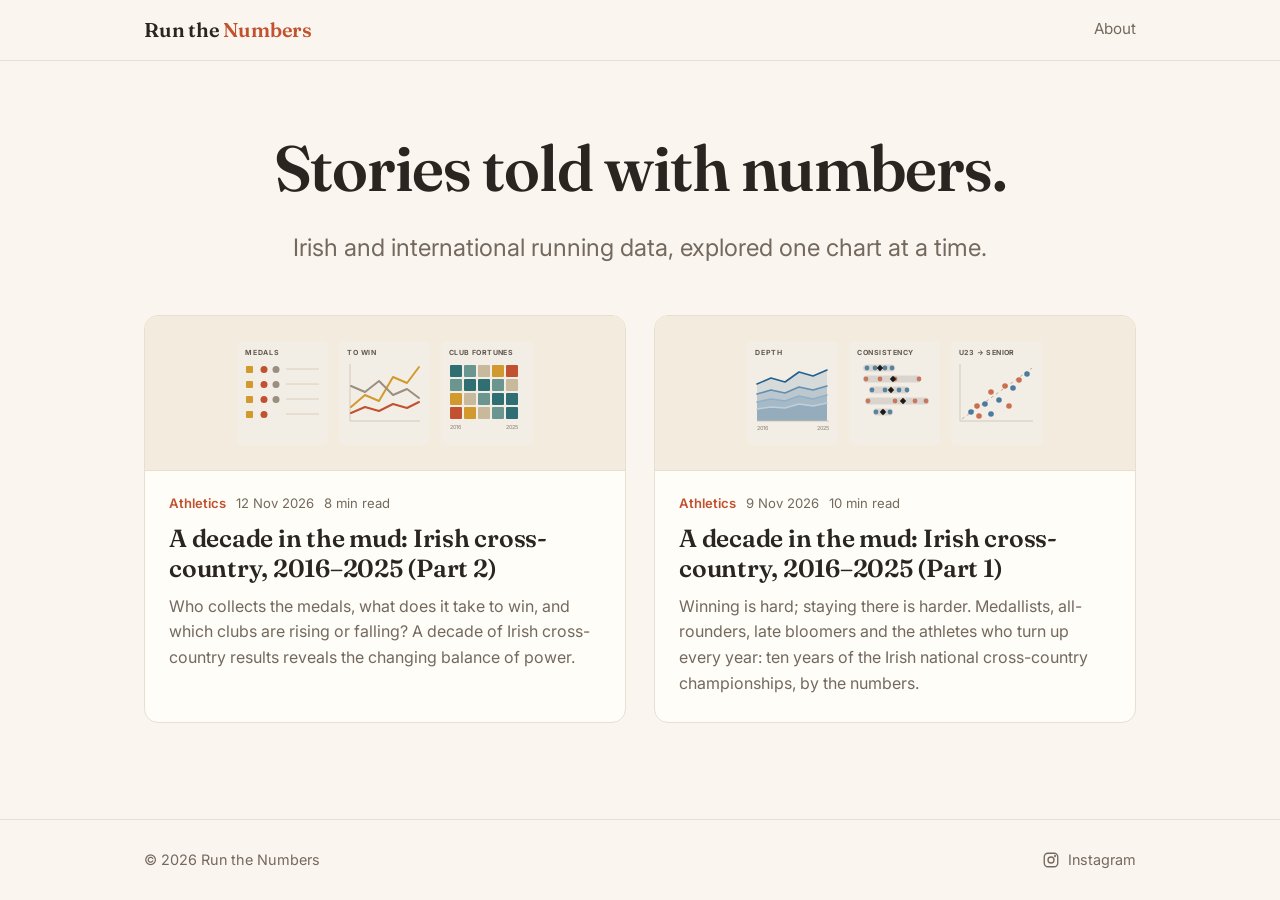
<file: index.html>
<!doctype html>
<html lang="en">
<head>
  <link rel="icon" href="favicon.svg" type="image/svg+xml">
  <meta charset="utf-8">
  <meta name="viewport" content="width=device-width, initial-scale=1">
  <title>Run the Numbers</title>
  <meta name="description" content="Running data journalism: stories told with numbers and charts.">
  <link rel="preconnect" href="https://fonts.googleapis.com">
  <link rel="preconnect" href="https://fonts.gstatic.com" crossorigin>
  <link href="https://fonts.googleapis.com/css2?family=Fraunces:opsz,wght@9..144,500;9..144,600&family=Inter:wght@400;500;600&display=swap" rel="stylesheet">
  <link rel="stylesheet" href="style.css">
</head>
<!-- Cloudflare Web Analytics --><script type='module' src='https://static.cloudflareinsights.com/beacon.min.js' data-cf-beacon='{"token": "ade3bfff889047468dc8800edfe2b503"}'></script><!-- End Cloudflare Web Analytics -->
<body>
  <header class="site-header">
    <div class="inner">
      <a class="brand" href="index.html">Run the <span>Numbers</span></a>
      <nav aria-label="Main">
        <a href="about.html">About</a>
      </nav>
    </div>
  </header>

  <main>
    <section class="wrap hero">
      <h1>Stories told with numbers.</h1>
      <p>Irish and international running data, explored one chart at a time.</p>
    </section>

    <section class="wrap" aria-label="Articles">
      <div class="article-grid">




        <a class="card" href="article-xc-clubs.html">
          <div class="thumb" aria-hidden="true">
  <svg viewBox="0 0 300 110" preserveAspectRatio="xMidYMid meet">

    <!-- Panel backgrounds -->
    <rect x="2" y="3" width="91" height="104" rx="5" fill="#f3eee5"/>
    <rect x="104" y="3" width="91" height="104" rx="5" fill="#f3eee5"/>
    <rect x="206" y="3" width="92" height="104" rx="5" fill="#f3eee5"/>

    <!-- 1. MEDAL TABLE -->
    <text x="10" y="17" font-size="7" font-weight="700"
          fill="#62594f" letter-spacing="0.8">MEDALS</text>

    <!-- Club ranking bars -->
    <g fill="#d29a2e">
      <rect x="11" y="28" width="7" height="7" rx="1"/>
      <rect x="11" y="43" width="7" height="7" rx="1"/>
      <rect x="11" y="58" width="7" height="7" rx="1"/>
      <rect x="11" y="73" width="7" height="7" rx="1"/>
    </g>

    <g fill="#c2512f">
      <circle cx="29" cy="31.5" r="3.5"/>
      <circle cx="29" cy="46.5" r="3.5"/>
      <circle cx="29" cy="61.5" r="3.5"/>
      <circle cx="29" cy="76.5" r="3.5"/>
    </g>

    <g fill="#9a8f80">
      <circle cx="41" cy="31.5" r="3.5"/>
      <circle cx="41" cy="46.5" r="3.5"/>
      <circle cx="41" cy="61.5" r="3.5"/>
    </g>

    <g stroke="#d8cebf" stroke-width="1">
      <line x1="51" y1="31" x2="84" y2="31"/>
      <line x1="51" y1="46" x2="84" y2="46"/>
      <line x1="51" y1="61" x2="84" y2="61"/>
      <line x1="51" y1="76" x2="84" y2="76"/>
    </g>

    <!-- 2. WHAT DOES IT TAKE TO WIN? -->
    <text x="112" y="17" font-size="7" font-weight="700"
          fill="#62594f" letter-spacing="0.5">TO WIN</text>

    <!-- Axes -->
    <g stroke="#c9beb0" stroke-width="0.8">
      <line x1="115" y1="83" x2="185" y2="83"/>
      <line x1="115" y1="26" x2="115" y2="83"/>
    </g>

    <!-- Medal score trends -->
    <polyline points="116,69 130,57 144,63 158,39 172,45 184,29"
              fill="none" stroke="#d29a2e" stroke-width="2"
              stroke-linecap="round" stroke-linejoin="round"/>

    <polyline points="116,48 130,54 144,43 158,57 172,51 184,60"
              fill="none" stroke="#9a8f80" stroke-width="2"
              stroke-linecap="round" stroke-linejoin="round"/>

    <polyline points="116,75 130,69 144,73 158,66 172,70 184,64"
              fill="none" stroke="#c2512f" stroke-width="2"
              stroke-linecap="round" stroke-linejoin="round"/>

    <!-- 3. CHANGING FORTUNES -->
    <text x="214" y="17" font-size="7" font-weight="700"
          fill="#62594f" letter-spacing="0.4">CLUB FORTUNES</text>

    <!-- Heatmap -->
    <g>
      <rect x="215" y="27" width="12" height="12" rx="1" fill="#2f6f73"/>
      <rect x="229" y="27" width="12" height="12" rx="1" fill="#6b9690"/>
      <rect x="243" y="27" width="12" height="12" rx="1" fill="#c8b99c"/>
      <rect x="257" y="27" width="12" height="12" rx="1" fill="#d29a2e"/>
      <rect x="271" y="27" width="12" height="12" rx="1" fill="#c2512f"/>

      <rect x="215" y="41" width="12" height="12" rx="1" fill="#6b9690"/>
      <rect x="229" y="41" width="12" height="12" rx="1" fill="#2f6f73"/>
      <rect x="243" y="41" width="12" height="12" rx="1" fill="#2f6f73"/>
      <rect x="257" y="41" width="12" height="12" rx="1" fill="#6b9690"/>
      <rect x="271" y="41" width="12" height="12" rx="1" fill="#c8b99c"/>

      <rect x="215" y="55" width="12" height="12" rx="1" fill="#d29a2e"/>
      <rect x="229" y="55" width="12" height="12" rx="1" fill="#c8b99c"/>
      <rect x="243" y="55" width="12" height="12" rx="1" fill="#6b9690"/>
      <rect x="257" y="55" width="12" height="12" rx="1" fill="#2f6f73"/>
      <rect x="271" y="55" width="12" height="12" rx="1" fill="#2f6f73"/>

      <rect x="215" y="69" width="12" height="12" rx="1" fill="#c2512f"/>
      <rect x="229" y="69" width="12" height="12" rx="1" fill="#d29a2e"/>
      <rect x="243" y="69" width="12" height="12" rx="1" fill="#c8b99c"/>
      <rect x="257" y="69" width="12" height="12" rx="1" fill="#6b9690"/>
      <rect x="271" y="69" width="12" height="12" rx="1" fill="#2f6f73"/>
    </g>

    <!-- Small year markers -->
    <g fill="#8c8175" font-size="5.5">
      <text x="215" y="91">2016</text>
      <text x="271" y="91">2025</text>
    </g>

  </svg>
</div>

          <div class="body">
            <div class="meta"><span class="tag">Athletics</span><span>12 Nov 2026</span><span>8 min read</span></div>
            <h2>A decade in the mud: Irish cross-country, 2016–2025 (Part 2)</h2>
              <p>Who collects the medals, what does it take to win, and which clubs are rising or falling? A decade of Irish cross-country results reveals the changing balance of power.</p>          
            </div>
        </a>

                <a class="card" href="article-xc-individuals.html">
<div class="thumb" aria-hidden="true">
  <svg viewBox="0 0 300 110" preserveAspectRatio="xMidYMid meet">

    <!-- Panel backgrounds -->
    <rect x="2" y="3" width="91" height="104" rx="5" fill="#f3eee5"/>
    <rect x="104" y="3" width="91" height="104" rx="5" fill="#f3eee5"/>
    <rect x="206" y="3" width="92" height="104" rx="5" fill="#f3eee5"/>

    <!-- 1. DEPTH: stacked bands, the gap behind the winner -->
    <text x="10" y="17" font-size="7" font-weight="700" fill="#62594f" letter-spacing="0.8">DEPTH</text>
    <g fill="#23608f" fill-opacity="0.14">
      <path d="M12,83 L12,46 L26,40 L40,44 L54,34 L68,38 L82,32 L82,83 Z"/>
      <path d="M12,83 L12,56 L26,52 L40,55 L54,49 L68,52 L82,48 L82,83 Z"/>
      <path d="M12,83 L12,64 L26,61 L40,63 L54,58 L68,61 L82,57 L82,83 Z"/>
      <path d="M12,83 L12,71 L26,69 L40,70 L54,66 L68,68 L82,65 L82,83 Z"/>
    </g>
    <g fill="none" stroke-width="1.6" stroke-linecap="round" stroke-linejoin="round">
      <polyline points="12,46 26,40 40,44 54,34 68,38 82,32" stroke="#23608f"/>
      <polyline points="12,56 26,52 40,55 54,49 68,52 82,48" stroke="#5f8fb3"/>
      <polyline points="12,64 26,61 40,63 54,58 68,61 82,57" stroke="#8fb0cb"/>
      <polyline points="12,71 26,69 40,70 54,66 68,68 82,65" stroke="#bcd0e0"/>
    </g>
    <line x1="12" y1="83" x2="84" y2="83" stroke="#c9beb0" stroke-width="0.8"/>
    <g fill="#8c8175" font-size="5.5">
      <text x="12" y="92">2016</text>
      <text x="84" y="92" text-anchor="end">2025</text>
    </g>

    <!-- 2. CONSISTENCY: range bars, finishes and a mean marker -->
    <text x="112" y="17" font-size="7" font-weight="700" fill="#62594f" letter-spacing="0.5">CONSISTENCY</text>
    <g fill="#d9d5ce">
      <rect x="118" y="26.5" width="32" height="7" rx="3.5"/>
      <rect x="118" y="37.5" width="58" height="7" rx="3.5"/>
      <rect x="124" y="48.5" width="40" height="7" rx="3.5"/>
      <rect x="120" y="59.5" width="64" height="7" rx="3.5"/>
      <rect x="128" y="70.5" width="20" height="7" rx="3.5"/>
    </g>
    <g fill="#23608f" fill-opacity="0.7">
      <circle cx="122" cy="30" r="2.4"/><circle cx="130" cy="30" r="2.4"/><circle cx="140" cy="30" r="2.4"/><circle cx="147" cy="30" r="2.4"/>
      <circle cx="127" cy="52" r="2.4"/><circle cx="140" cy="52" r="2.4"/><circle cx="154" cy="52" r="2.4"/><circle cx="162" cy="52" r="2.4"/>
      <circle cx="131" cy="74" r="2.4"/><circle cx="138" cy="74" r="2.4"/><circle cx="145" cy="74" r="2.4"/>
    </g>
    <g fill="#c2512f" fill-opacity="0.7">
      <circle cx="121" cy="41" r="2.4"/><circle cx="135" cy="41" r="2.4"/><circle cx="150" cy="41" r="2.4"/><circle cx="174" cy="41" r="2.4"/>
      <circle cx="123" cy="63" r="2.4"/><circle cx="150" cy="63" r="2.4"/><circle cx="170" cy="63" r="2.4"/><circle cx="181" cy="63" r="2.4"/>
    </g>
    <g fill="#1c1a17">
      <polygon points="135,26.8 138.2,30 135,33.2 131.8,30"/>
      <polygon points="148,37.8 151.2,41 148,44.2 144.8,41"/>
      <polygon points="146,48.8 149.2,52 146,55.2 142.8,52"/>
      <polygon points="158,59.8 161.2,63 158,66.2 154.8,63"/>
      <polygon points="138,70.8 141.2,74 138,77.2 134.8,74"/>
    </g>

    <!-- 3. U23 TO SENIOR: scatter around a diagonal -->
    <text x="214" y="17" font-size="7" font-weight="700" fill="#62594f" letter-spacing="0.4">U23 → SENIOR</text>
    <g stroke="#c9beb0" stroke-width="0.8">
      <line x1="215" y1="83" x2="288" y2="83"/>
      <line x1="215" y1="26" x2="215" y2="83"/>
    </g>
    <line x1="217" y1="81" x2="287" y2="30" stroke="#b9ad9d" stroke-width="1" stroke-dasharray="3 3"/>
    <g fill="#23608f" fill-opacity="0.8">
      <circle cx="226" cy="74" r="2.8"/><circle cx="240" cy="66" r="2.8"/><circle cx="254" cy="62" r="2.8"/>
      <circle cx="268" cy="50" r="2.8"/><circle cx="282" cy="36" r="2.8"/><circle cx="246" cy="76" r="2.8"/>
    </g>
    <g fill="#c2512f" fill-opacity="0.8">
      <circle cx="232" cy="68" r="2.8"/><circle cx="246" cy="54" r="2.8"/><circle cx="260" cy="48" r="2.8"/>
      <circle cx="274" cy="42" r="2.8"/><circle cx="264" cy="68" r="2.8"/><circle cx="234" cy="78" r="2.8"/>
    </g>

  </svg>
</div>
          <div class="body">
            <div class="meta"><span class="tag">Athletics</span><span>9 Nov 2026</span><span>10 min read</span></div>
            <h2>A decade in the mud: Irish cross-country, 2016–2025 (Part 1)</h2>
            <p>Winning is hard; staying there is harder. Medallists, all-rounders, late bloomers and the athletes who turn up every year: ten years of the Irish national cross-country championships, by the numbers.</p>
          </div>
        </a>


      </div>
    </section>
  </main>

  <footer class="site-footer">
    <div class="inner">
      <span>© 2026 Run the Numbers</span>
      <!-- TODO: replace with your real Instagram page URL -->
      <a href="https://www.instagram.com/runthenumbers.ie/" target="_blank" rel="noopener" aria-label="Instagram">
        <svg viewBox="0 0 24 24" fill="none" stroke="currentColor" stroke-width="1.8" stroke-linecap="round" stroke-linejoin="round" aria-hidden="true">
          <rect x="3" y="3" width="18" height="18" rx="5"/><circle cx="12" cy="12" r="4"/><circle cx="17.3" cy="6.7" r="0.6" fill="currentColor"/>
        </svg>
        Instagram
      </a>
    </div>
  </footer>
</body>
</html>
</file>
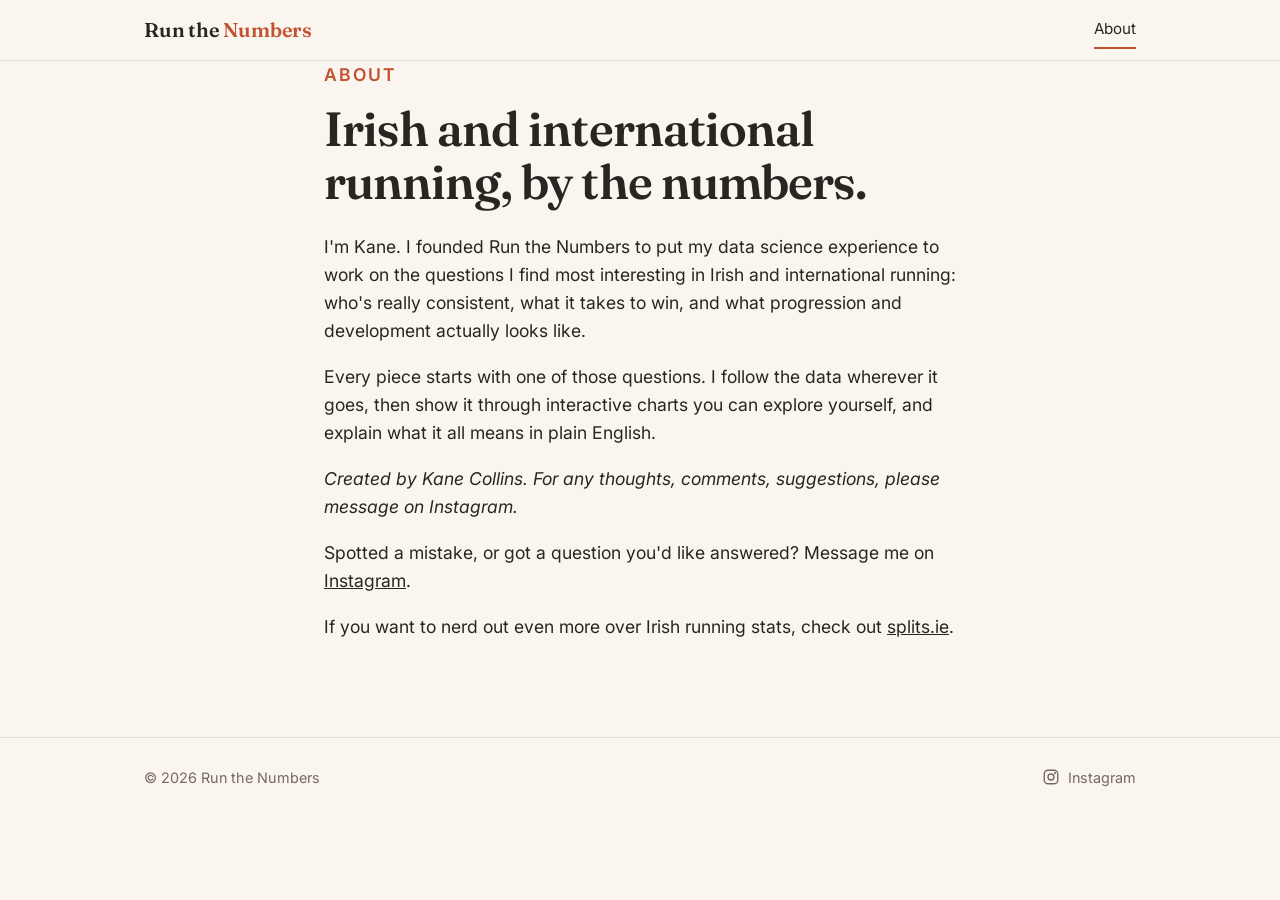
<file: about.html>
<!doctype html>
<html lang="en">
<head>
  <link rel="icon" href="favicon.svg" type="image/svg+xml">
  <meta charset="utf-8">
  <meta name="viewport" content="width=device-width, initial-scale=1">
  <meta name="description" content="Run the Numbers is a home for running data journalism: articles that dig into datasets, find what's interesting, and show it to you.">
  <title>About · Run the Numbers</title>
  <link rel="preconnect" href="https://fonts.googleapis.com">
  <link rel="preconnect" href="https://fonts.gstatic.com" crossorigin>
  <link href="https://fonts.googleapis.com/css2?family=Fraunces:opsz,wght@9..144,500;9..144,600&family=Inter:wght@400;500;600&display=swap" rel="stylesheet">
  <link rel="stylesheet" href="style.css">
</head>
<!-- Cloudflare Web Analytics --><script type='module' src='https://static.cloudflareinsights.com/beacon.min.js' data-cf-beacon='{"token": "ade3bfff889047468dc8800edfe2b503"}'></script><!-- End Cloudflare Web Analytics -->
<body>
  <header class="site-header">
    <div class="inner">
      <a class="brand" href="index.html">Run the <span>Numbers</span></a>
      <nav aria-label="Main">
        <a href="about.html" aria-current="page">About</a>
      </nav>
    </div>
  </header>

  <main class="page page-narrow">
    <p class="eyebrow">About</p>
    <h1>Irish and international running, by the numbers.</h1>
    <p>I'm Kane. I founded Run the Numbers to put my data science experience to work on the questions I find most interesting in Irish and international running: who's really consistent, what it takes to win, and what progression and development actually looks like.</p>
    <p>Every piece starts with one of those questions. I follow the data wherever it goes, then show it through interactive charts you can explore yourself, and explain what it all means in plain English.</p>
    <p><em>Created by Kane Collins. For any thoughts, comments, suggestions, please message on Instagram.</em></p>
  <p>Spotted a mistake, or got a question you'd like answered? Message me on <a href="https://www.instagram.com/runthenumbers.ie/">Instagram</a>.</p>
   <p>If you want to nerd out even more over Irish running stats, check out <a href="https://splits.ie">splits.ie</a>.</p>
  </main>

  <footer class="site-footer">
    <div class="inner">
      <span>© 2026 Run the Numbers</span>
      <a href="https://www.instagram.com/runthenumbers.ie" target="_blank" rel="noopener" aria-label="Instagram">
        <svg viewBox="0 0 24 24" fill="none" stroke="currentColor" stroke-width="1.8" stroke-linecap="round" stroke-linejoin="round" aria-hidden="true">
          <rect x="3" y="3" width="18" height="18" rx="5"/><circle cx="12" cy="12" r="4"/><circle cx="17.3" cy="6.7" r="0.6" fill="currentColor"/>
        </svg>
        Instagram
      </a>
    </div>
  </footer>
</body>
</html>
</file>
<file: style.css>
/* Run the Numbers — shared styles */
:root {
  --bg: #faf6ef;
  --surface: #fffdf8;
  --ink: #2a2521;
  --muted: #74695e;
  --line: #e7dfd2;
  --accent: #c2512f;
  --teal: #2f6f73;
  --ochre: #d29a2e;
  --serif: 'Fraunces', Georgia, 'Times New Roman', serif;
  --sans: 'Inter', system-ui, -apple-system, 'Segoe UI', sans-serif;
  --max: 1040px;
  --read: 680px;
}

* { box-sizing: border-box; }
html { scroll-behavior: smooth; }
body {
  margin: 0;
  background: var(--bg);
  color: var(--ink);
  font-family: var(--sans);
  line-height: 1.6;
  -webkit-font-smoothing: antialiased;
}
a { color: inherit; }
img, svg { max-width: 100%; }

/* ---------- Header ---------- */
.site-header {
  position: sticky; top: 0; z-index: 50;
  background: rgba(250, 246, 239, 0.92);
  backdrop-filter: blur(8px);
  border-bottom: 1px solid var(--line);
}
.site-header .inner {
  max-width: var(--max); margin: 0 auto; padding: 0 24px;
  height: 60px; display: flex; align-items: center; justify-content: space-between;
}
.brand {
  font-family: var(--serif); font-weight: 600; font-size: 1.25rem;
  text-decoration: none; letter-spacing: -0.01em;
}
.brand span { color: var(--accent); }
.site-header nav { display: flex; gap: 28px; }
.site-header nav a {
  text-decoration: none; font-size: 0.95rem; color: var(--muted);
  padding: 6px 0; border-bottom: 2px solid transparent; transition: color .2s, border-color .2s;
}
.site-header nav a:hover { color: var(--ink); }
.site-header nav a[aria-current="page"] { color: var(--ink); border-bottom-color: var(--accent); }

/* ---------- Footer ---------- */
.site-footer { border-top: 1px solid var(--line); margin-top: 96px; }
.site-footer .inner {
  max-width: var(--max); margin: 0 auto; padding: 28px 24px;
  display: flex; justify-content: space-between; align-items: center; gap: 16px;
  color: var(--muted); font-size: 0.9rem;
}
.site-footer a { display: inline-flex; align-items: center; gap: 8px; text-decoration: none; }
.site-footer a:hover { color: var(--accent); }
.site-footer svg { width: 18px; height: 18px; }

/* ---------- Layout helpers ---------- */
.wrap { max-width: var(--max); margin: 0 auto; padding: 0 24px; }
.eyebrow {
  font-size: 0.78rem; letter-spacing: 0.12em; text-transform: uppercase;
  color: var(--accent); font-weight: 600; margin: 0 0 14px;
}

/* ---------- Home ---------- */
.hero { padding-top: 64px; padding-bottom: 40px; }
.hero h1 {
  font-family: var(--serif); font-weight: 600; font-size: clamp(2.4rem, 6vw, 4rem);
  line-height: 1.05; letter-spacing: -0.02em; margin: 0 0 20px; max-width: 14ch;
}
.hero p { font-size: 1.2rem; color: var(--muted); max-width: 46ch; margin: 0; }

.article-grid {
  display: grid; grid-template-columns: repeat(auto-fill, minmax(min(100%, 440px), 1fr));
  gap: 28px;
}
.card {
  display: flex; flex-direction: column; text-decoration: none;
  background: var(--surface); border: 1px solid var(--line); border-radius: 14px;
  overflow: hidden; transition: transform .25s ease, box-shadow .25s ease, border-color .25s;
}
.card:hover, .card:focus-visible {
  transform: translateY(-3px); border-color: #d9cdb9;
  box-shadow: 0 12px 28px -14px rgba(60, 40, 20, 0.28);
}
.card .thumb { background: #f3ebdd; padding: 22px 24px; border-bottom: 1px solid var(--line); }
.card .thumb svg { display: block; width: 100%; height: 110px; }
.card .body { padding: 22px 24px 26px; display: flex; flex-direction: column; gap: 10px; }
.card .meta { font-size: 0.82rem; color: var(--muted); display: flex; gap: 10px; flex-wrap: wrap; }
.card .tag { color: var(--accent); font-weight: 600; }
.card h2 {
  font-family: var(--serif); font-weight: 600; font-size: 1.55rem;
  line-height: 1.2; letter-spacing: -0.01em; margin: 0;
}
.card p { margin: 0; color: var(--muted); }

/* ---------- Text pages ---------- */
.page { padding: 72px 0 0; }
.page h1 {
  font-family: var(--serif); font-weight: 600; font-size: clamp(2rem, 5vw, 3rem);
  letter-spacing: -0.02em; line-height: 1.1; margin: 0 0 24px;
}
.prose { max-width: var(--read); margin: 0 auto; padding: 0 24px; font-size: 1.1rem; }
.prose p { margin: 0 0 1.3em; }
.prose h2 {
  font-family: var(--serif); font-weight: 600; font-size: 1.7rem;
  letter-spacing: -0.01em; line-height: 1.2; margin: 2.2em 0 0.6em;
}
.prose a { color: var(--accent); text-underline-offset: 3px; }
.page-narrow { max-width: var(--read); margin: 0 auto; padding: 0 24px; }
.page-narrow p { font-size: 1.1rem; }

/* ---------- Articles ---------- */

.article-main {
  max-width: 860px;
  width: calc(100% - 48px);
  margin: 0 auto;
}

.article-head {
  padding: 72px 0 40px;
}

.article-head h1 {
  font-family: var(--serif);
  font-weight: 600;
  font-size: clamp(2.2rem, 5.5vw, 3.6rem);
  line-height: 1.08;
  letter-spacing: -0.02em;
  margin: 0 0 18px;
}

.article-head .dek {
  font-size: 1.25rem;
  color: var(--muted);
  margin: 0 0 22px;
  max-width: none;
}

.article-head .series {
  font-size: 0.95rem;
  color: var(--muted);
  margin: 0 0 18px;
}

.article-head .byline {
  font-size: 0.9rem;
  color: var(--muted);
}

.back-link {
  display: inline-block;
  margin-bottom: 28px;
  font-size: 0.9rem;
  color: var(--muted);
  text-decoration: none;
}

.back-link:hover { color: var(--accent); }

.prose {
  width: 100%;
  max-width: none;
  margin: 0;
  padding: 0;
  font-size: 1.1rem;
}

.prose p { margin: 0 0 1.3em; }

.prose h2 {
  font-family: var(--serif);
  font-weight: 600;
  font-size: 1.7rem;
  letter-spacing: -0.01em;
  line-height: 1.2;
  margin: 2.2em 0 0.6em;
}

.prose a { color: var(--accent); text-underline-offset: 3px; }

.chart-block {
  width: 100%;
  max-width: none;
  margin: 2.6em 0;
  padding: 0;
}

.data-note {
  width: 100%;
  max-width: none;
  margin: 3em 0 0;
  padding: 18px 22px;
  font-size: 0.92rem;
  background: #f3ebdd;
  border-radius: 12px;
  color: var(--muted);
}



@media (max-width: 640px) {
  .article-main {
    width: calc(100% - 36px);
  }
}
/* ---------- Chart internals ---------- */
svg text { font-family: var(--sans); }
.axis text { fill: var(--muted); font-size: 12px; }
.grid line { stroke: var(--line); }
.axis-title { fill: var(--muted); font-size: 12px; }
.legend { display: flex; gap: 18px; flex-wrap: wrap; padding: 0 10px 10px 44px; font-size: 0.85rem; color: var(--muted); }
.legend i { display: inline-block; width: 10px; height: 10px; border-radius: 50%; margin-right: 7px; }
.chart-panel svg { display: block; touch-action: pan-y; }

.tooltip {
  position: fixed; z-index: 100; pointer-events: none; opacity: 0;
  background: var(--ink); color: #fffdf8; border-radius: 10px; padding: 10px 14px;
  font-size: 0.85rem; line-height: 1.5; box-shadow: 0 10px 24px -10px rgba(0, 0, 0, 0.35);
  transition: opacity .12s; max-width: 290px;
}
.tooltip.visible { opacity: 1; }
.tooltip strong { display: block; margin-bottom: 2px; font-weight: 600; }
.tooltip .row { display: flex; align-items: center; justify-content: space-between; gap: 16px; }
.tooltip .row i { display: inline-block; width: 10px; height: 10px; border-radius: 50%; margin-right: 7px; }

/* ---------- Scrollytelling ---------- */
.scrolly {
  position: relative; max-width: 1120px; margin: 0 auto; padding: 0 24px;
  display: grid; grid-template-columns: minmax(280px, 380px) 1fr; column-gap: 40px;
}
.scrolly .figure {
  grid-column: 2; grid-row: 1; align-self: start;
  position: sticky; top: 84px; height: calc(100vh - 116px); max-height: 640px; margin-top: 8vh;
  background: var(--surface); border: 1px solid var(--line); border-radius: 14px; padding: 8px;
}
.scrolly #chart { width: 100%; height: 100%; }
.scrolly .steps { grid-column: 1; grid-row: 1; }
.step { min-height: 90vh; display: flex; align-items: center; }
.step:first-child { min-height: 70vh; }
.step:last-child { min-height: 80vh; }
.step .step-card {
  background: var(--surface); border: 1px solid var(--line); border-radius: 12px;
  padding: 22px 24px; opacity: 0.35; transition: opacity .35s, transform .35s; transform: translateY(6px);
}
.step.active .step-card { opacity: 1; transform: none; }
.step h3 { font-family: var(--serif); font-size: 1.35rem; margin: 0 0 8px; font-weight: 600; line-height: 1.2; }
.step p { margin: 0; color: #4a4139; }



@media (max-width: 820px) {
  .scrolly { display: block; }
  .scrolly .figure {
    top: 64px; height: 44vh; margin-top: 0; z-index: 5;
  }
  .step { min-height: 70vh; align-items: flex-end; padding-bottom: 8vh; }
  .stat-row { grid-template-columns: 1fr; }
  .site-header nav { gap: 20px; }
  .site-footer .inner { flex-direction: column; align-items: flex-start; }
}

@media (prefers-reduced-motion: reduce) {
  html { scroll-behavior: auto; }
  .card, .step .step-card, .tooltip { transition: none; }
}


/* ---------- Club finishing-position grid ---------- */

.chart-stack {
  display: flex;
  flex-direction: column;
  gap: 32px;
}
/*
.pos-grid-scroll {
  width: 100%;
  overflow-x: auto;
  -webkit-overflow-scrolling: touch;
  border: 1px solid var(--line);
  border-radius: 10px;
  background: var(--surface);
}

.pos-grid {
  width: 100%;
  min-width: 680px;
  border-collapse: separate;
  border-spacing: 0;
  font-size: 0.82rem;
  text-align: center;
}

.pos-grid th,
.pos-grid td {
  padding: 9px 7px;
  border-bottom: 1px solid var(--line);
  white-space: nowrap;
}

.pos-grid thead th {
  position: sticky;
  top: 0;
  background: #f3ebdd;
  color: var(--muted);
  font-weight: 600;
  font-size: 0.78rem;
}

.pos-grid th:first-child {
  text-align: left;
  padding-left: 14px;
}

.pos-grid .club {
  position: sticky;
  left: 0;
  z-index: 2;
  background: var(--surface);
  font-weight: 600;
  text-align: left;
  min-width: 125px;
}

.pos-grid thead th:first-child {
  z-index: 3;
  background: #f3ebdd;
}

.pos-grid .grp th {
  background: #eee5d8;
  color: var(--accent);
  text-align: left;
  padding: 10px 14px;
  font-size: 0.76rem;
  letter-spacing: 0.08em;
  text-transform: uppercase;
}

.pos-grid td.empty {
  background: #faf6ef;
  color: #c8beb1;
}

.pos-grid td.podium {
  font-weight: 700;
}

.pos-grid tbody tr:last-child th,
.pos-grid tbody tr:last-child td {
  border-bottom: none;
}
@media (max-width: 640px) {
  .pos-grid {
    min-width: 620px;
  }*/

.pos-grid-scroll {
  width: 100%;
  overflow-x: auto;                 /* safety net only; the table should now fit */
  -webkit-overflow-scrolling: touch;
  border: 1px solid var(--line);
  border-radius: 10px;
  background: var(--surface);
  padding: 4px 6px 8px;
}

.pos-grid {
  width: 100%;
  table-layout: fixed;              /* cells share the width equally instead of growing */
  border-collapse: separate;
  border-spacing: 2px;
  font-size: 0.82rem;
  text-align: center;
}

.pos-grid th.club {
  width: 118px;
  text-align: right;
  padding: 0 8px 0 0;
  font-size: 12.5px;
  font-weight: 500;
  line-height: 1.2;
  white-space: normal;              /* long club names wrap instead of widening the table */
}

.pos-grid td {
  padding: 7px 0;
  font-size: 11.5px;
  font-variant-numeric: tabular-nums;
  border-radius: 3px;
}

.pos-grid td.empty { background: #faf6ef; color: #c8beb1; }
.pos-grid td.podium { font-weight: 700; }

.pos-grid .grp th {
  background: #eee5d8;
  color: var(--accent);
  text-align: left;
  padding: 10px 14px;
  font-size: 0.76rem;
  letter-spacing: 0.08em;
  text-transform: uppercase;
  border-radius: 4px;
}

.pos-grid tfoot th {
  padding-top: 6px;
  font-size: 11px;
  font-weight: 500;
  color: var(--muted);
}
.pos-grid tfoot th:first-child { text-align: right; padding-right: 8px; }

.pos-grid .y-short { display: none; }

@media (max-width: 560px) {
  .pos-grid th.club { width: 84px; font-size: 11px; padding-right: 6px; }
  .pos-grid td { padding: 6px 0; font-size: 10.5px; }
  .pos-grid .y-full { display: none; }
  .pos-grid .y-short { display: inline; }
}

.pos-grid .y-short { display: none; }

@media (max-width: 560px) {
  .pos-grid .y-full  { display: none; }
  .pos-grid .y-short { display: inline; }
}

@media (max-width: 560px) {
  .pos-grid-scroll { padding: 3px 4px 6px; }

  .pos-grid {
    min-width: 0;
    table-layout: fixed;
    border-spacing: 1px;
  }

  .pos-grid .col-club { width: 32%; }   /* more room for names; the 9 year columns share the rest */

  .pos-grid th.club {
    min-width: 0;                 /* cancels the old min-width: 125px */
    padding: 0 5px 0 4px;
    font-size: 10.5px;
    line-height: 1.15;
    white-space: normal;          /* lets "Ennis Track" wrap onto two lines */
  }

  .pos-grid td {
    padding: 4px 0;
    font-size: 9px;
    border-radius: 2px;
  }

  .pos-grid .grp th {
    padding: 8px 10px;
    font-size: 0.68rem;
    letter-spacing: 0.06em;
  }

  .pos-grid tfoot th { font-size: 9px; padding-top: 4px; }
  .pos-grid tfoot th:first-child { padding-left: 0; padding-right: 5px; text-align: right; }

  .pos-grid .y-full  { display: none; }
  .pos-grid .y-short { display: inline; }
}


/* ---------- Responsive year labels ---------- */


/* ---------- Position scale ---------- */

.pos-scale {
  display: flex;
  align-items: center;
  gap: 10px;
  margin: 0 0 18px;
  font-size: 0.78rem;
  color: var(--muted);
}

.pos-scale i {
  display: block;
  flex: 1;
  height: 9px;
  border-radius: 5px;
  background: linear-gradient(
    to right,
    #8f2a14,
    #c4553a,
    #f0bfa8,
    #f9ece3
  );
}

.pos-scale-note {
  margin-left: auto;
  font-style: italic;
}

.pos-scale {
  display: flex;
  align-items: center;
  gap: 10px;
  flex-wrap: wrap;
}

.pos-scale > * {
  flex-shrink: 0;
}

.pos-scale-note {
  margin-left: auto;
}



  .pos-scale {
    flex-wrap: wrap;
  }

  .pos-scale-note {
    width: 100%;
    margin-left: 0;
  }
}

/* ---------- Position grid footer ---------- */

/*.pos-grid tfoot th {
  position: sticky;
  bottom: 0;
  background: #f3ebdd;
  color: var(--muted);
  font-weight: 600;
  font-size: 0.78rem;
  padding: 10px 7px;
  border-top: 1px solid var(--line);
  border-bottom: none;
  white-space: nowrap;
}

.pos-grid tfoot th:first-child {
  text-align: left;
  padding-left: 14px;
  background: #f3ebdd;
}*/

.wrap.hero {
  display: flex;
  flex-direction: column;
  align-items: center;      /* centres each child as a box, whatever its width */
  text-align: center;       /* centres the text inside each box */
  padding-top: 72px;        /* top and bottom only, so .wrap's side padding stays */
  padding-bottom: 48px;
}
.wrap.hero h1 {
  margin: 0 0 0.4em;
  max-width: none;
  font-size: clamp(2.4rem, 6vw, 4rem);
  line-height: 1.1;
  text-wrap: balance;
}
.wrap.hero p {
  margin: 0;
  max-width: 34em;
  font-size: clamp(1.1rem, 2.4vw, 1.5rem);
  text-wrap: balance;
}

.series-nav {
  margin: 3em 0 1em;
}
.series-link {
  display: flex;
  align-items: center;
  justify-content: space-between;
  gap: 16px;
  padding: 18px 20px;
  background: var(--surface, #fff);
  border: 1px solid var(--line, #e7dfd2);
  border-radius: 14px;
  text-decoration: none;
  color: inherit;
  transition: border-color .15s ease, transform .15s ease;
}
.series-link:hover,
.series-link:focus-visible {
  border-color: #c2512f;
  transform: translateY(-1px);
}
.series-link:focus-visible {
  outline: 2px solid #c2512f;
  outline-offset: 3px;
}
.series-kicker {
  display: block;
  font-size: .75rem;
  font-weight: 600;
  letter-spacing: .06em;
  text-transform: uppercase;
  color: #c2512f;
  margin-bottom: 4px;
}
.series-title {
  display: block;
  font-family: "Fraunces", serif;
  font-weight: 600;
  font-size: 1.15rem;
  line-height: 1.25;
}
.series-desc {
  display: block;
  margin-top: 4px;
  font-size: .9rem;
  opacity: .75;
}
.series-arrow {
  font-size: 1.5rem;
  line-height: 1;
  flex: none;
  transition: transform .15s ease;
}
.series-link.next:hover .series-arrow { transform: translateX(4px); }
.series-link.prev:hover .series-arrow { transform: translateX(-4px); }
.series-link.prev { flex-direction: row-reverse; justify-content: flex-end; }

@media (max-width: 560px) {
  .site-footer .inner {
    flex-direction: column;     /* stack the copyright above the Instagram link */
    align-items: center;        /* centre each item horizontally */
    justify-content: center;
    text-align: center;
    gap: 10px;
  }
}

/* The chart block: reads as its own unit, separate from the article text */
.chart-block {
  margin: 2.5rem 0;
  padding: 20px 20px 16px;
  background: #fffdf8;
  border: 1px solid #e7dfd2;
  border-top: 3px solid #2d2823;      /* heavy top rule marks the start of a chart */
  border-radius: 6px;
}

/* Heading: label-style, sans-serif, tight and bold */
.chart-block .chart-title {
  margin: 0 0 4px;
  font-family: system-ui, -apple-system, "Segoe UI", Roboto, sans-serif;
  font-size: 1.05rem;
  font-weight: 700;
  letter-spacing: -0.01em;
  line-height: 1.25;
  color: #2d2823;
}

/* Subtitle: smaller, grey, and set apart from the body text */
.chart-block .chart-sub {
  margin: 0 0 16px;
  padding-bottom: 12px;
  border-bottom: 1px solid #e7dfd2;   /* thin rule between the header and the chart */
  font-family: system-ui, -apple-system, "Segoe UI", Roboto, sans-serif;
  font-size: 0.85rem;
  font-weight: 400;
  line-height: 1.45;
  color: #74695e;
}

.wrap.hero {
  max-width: none;               /* ignore the content-width cap */
  display: flex;
  flex-direction: column;
  align-items: center;
  text-align: center;
  padding: 72px 24px 48px;
}
.wrap.hero h1,
.wrap.hero p {
  max-width: none;
  width: 100%;
  text-align: center;
}
</file>
